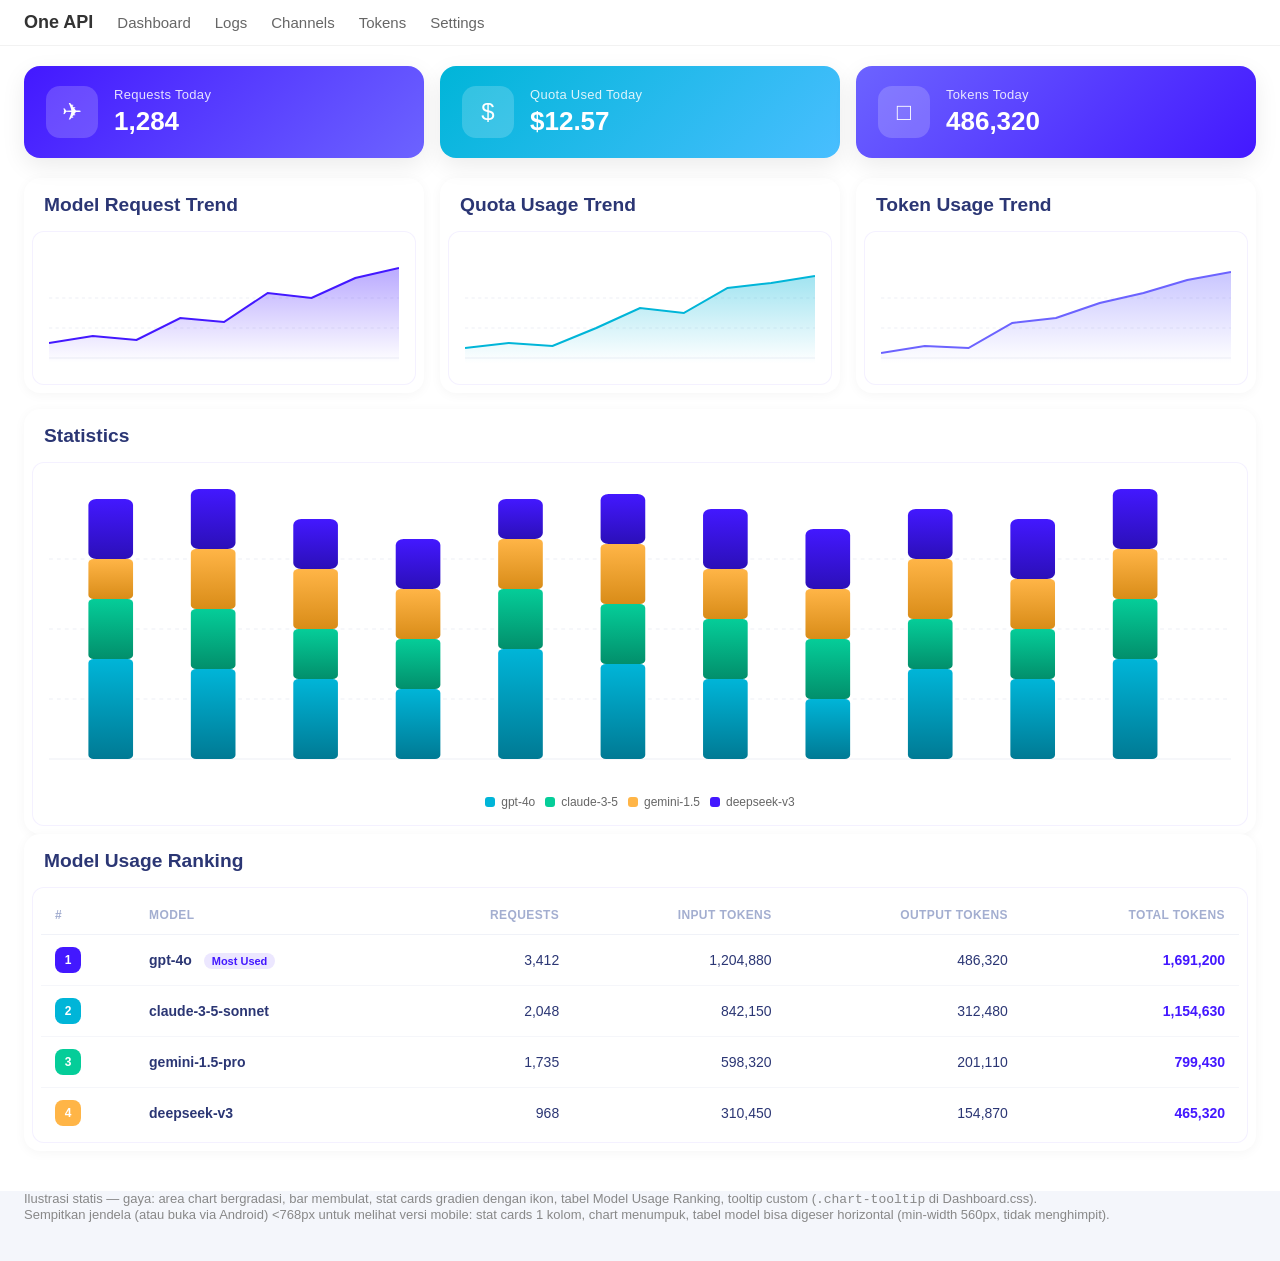
<file: dashboard-preview.html>
<!DOCTYPE html>
<html lang="en">
<head>
<meta charset="UTF-8">
<meta name="viewport" content="width=device-width, initial-scale=1.0">
<title>Dashboard Preview — OneAPI (Modified)</title>
<style>
  * { box-sizing: border-box; margin: 0; padding: 0; }
  html { overflow-x: hidden; }
  body {
    font-family: -apple-system, 'Segoe UI', Roboto, Helvetica, Arial, sans-serif;
    background: #f4f6fb;
    color: #2B3674;
    overflow-x: hidden;
  }

  /* top nav mock */
  .nav {
    background: #fff;
    border-bottom: 1px solid rgba(0,0,0,0.05);
    box-shadow: rgba(0, 0, 0, 0.04) 0px 2px 12px 0px;
    padding: 12px 24px;
    display: flex;
    align-items: center;
    gap: 24px;
    font-size: 15px;
    color: #666;
  }
  .nav .logo { font-weight: 600; color: #333; font-size: 18px; }
  .nav a { color: #666; text-decoration: none; font-weight: 400; }
  .nav a:hover { color: #4318FF; }

  /* dashboard container (from Dashboard.css) */
  .dashboard-container {
    padding: 20px 24px 40px;
    background-color: #ffffff;
    max-width: 1600px;
    margin: 0 auto;
  }

  /* stat cards */
  .stat-cards {
    display: grid;
    grid-template-columns: repeat(3, 1fr);
    gap: 1rem;
    margin-bottom: 1.25rem;
  }
  .stat-card-modern {
    display: flex;
    align-items: center;
    gap: 16px;
    padding: 20px 22px;
    border-radius: 16px;
    color: #fff;
    box-shadow: 0 8px 24px rgba(0, 0, 0, 0.08);
    transition: transform 0.2s ease, box-shadow 0.2s ease;
    position: relative;
    overflow: hidden;
  }
  .stat-card-modern:hover {
    transform: translateY(-4px);
    box-shadow: 0 12px 32px rgba(0, 0, 0, 0.14);
  }
  .stat-card-blue  { background: linear-gradient(135deg, #4318FF 0%, #6C63FF 100%); }
  .stat-card-cyan  { background: linear-gradient(135deg, #00B5D8 0%, #49BEFF 100%); }
  .stat-card-purple{ background: linear-gradient(135deg, #6C63FF 0%, #4318FF 100%); }
  .stat-card-icon {
    width: 52px; height: 52px;
    border-radius: 14px;
    background: rgba(255, 255, 255, 0.18);
    display: flex; align-items: center; justify-content: center;
    font-size: 24px; flex-shrink: 0;
  }
  .stat-card-info { display: flex; flex-direction: column; min-width: 0; }
  .stat-card-label { font-size: 13px; font-weight: 500; opacity: 0.85; letter-spacing: 0.3px; margin-bottom: 4px; }
  .stat-card-value {
    font-size: 26px; font-weight: 700; line-height: 1.2;
    font-variant-numeric: tabular-nums; white-space: nowrap;
    overflow: hidden; text-overflow: ellipsis;
  }

  /* charts grid */
  .charts-grid {
    display: grid;
    grid-template-columns: repeat(3, 1fr);
    gap: 1rem;
    margin-bottom: 1rem;
  }
  .chart-card {
    height: 100%;
    background: #fff;
    box-shadow: 0 2px 12px rgba(0, 0, 0, 0.04);
    border: none;
    border-radius: 16px;
    padding: 8px;
  }
  .chart-card .header {
    color: #2B3674;
    font-size: 1.2em;
    margin-bottom: 15px;
    padding: 8px 12px 0;
    font-weight: 600;
  }
  .chart-container {
    margin-top: 2px;
    padding: 16px;
    background-color: white;
    border-radius: 12px;
    border: 1px solid rgba(67, 24, 255, 0.06);
  }
  .chart-container svg { width: 100%; height: 120px; display: block; }
  .chart-container svg.bar-svg { height: 300px; }

  /* legend */
  .legend { display: flex; flex-wrap: wrap; gap: 10px; justify-content: center; padding-top: 16px; font-size: 12px; color: #666; }
  .legend span { display: inline-flex; align-items: center; gap: 6px; }
  .legend i { width: 10px; height: 10px; border-radius: 3px; display: inline-block; }

  /* model ranking table */
  .model-ranking { overflow-x: auto; padding: 8px 8px 4px; }
  .model-table { width: 100%; border-collapse: collapse; }
  .model-table thead th {
    font-size: 12px; text-transform: uppercase; letter-spacing: 0.4px;
    color: #A3AED0; font-weight: 600; border-bottom: 1px solid #f0f2f8;
    text-align: right; padding: 12px 14px;
  }
  .model-table thead th:first-child, .model-table tbody td:first-child { text-align: left; }
  .model-table thead th:nth-child(2), .model-table tbody td:nth-child(2) { text-align: left; }
  .model-table tbody td {
    border-top: 1px solid #f5f6fa; padding: 12px 14px;
    font-size: 14px; color: #2B3674; text-align: right;
  }
  .model-table tbody tr { transition: background 0.15s ease; }
  .model-table tbody tr:hover { background: rgba(67, 24, 255, 0.04); }
  .model-rank {
    display: inline-flex; align-items: center; justify-content: center;
    width: 26px; height: 26px; border-radius: 8px; color: #fff;
    font-size: 12px; font-weight: 700;
  }
  .model-name { font-weight: 600; color: #2B3674; }
  .model-badge {
    margin-left: 8px; font-size: 11px; font-weight: 600; color: #4318FF;
    background: rgba(67, 24, 255, 0.1); padding: 2px 8px; border-radius: 20px;
  }
  .model-total { font-weight: 700; color: #4318FF; }

  @media (max-width: 900px) {
    .stat-cards, .charts-grid { grid-template-columns: 1fr; }
  }

  /* mobile fix (mirror Dashboard.css ≤768px) */
  @media (max-width: 768px) {
    .nav { padding: 10px 14px; gap: 14px; font-size: 14px; overflow-x: auto; -webkit-overflow-scrolling: touch; }

    .dashboard-container {
      padding: 12px 14px 32px;
      max-width: 100%;
    }

    .stat-cards { grid-template-columns: 1fr; gap: 0.75rem; margin-bottom: 1rem; }
    .stat-card-modern { padding: 14px 16px; gap: 12px; border-radius: 14px; }
    .stat-card-icon { width: 42px; height: 42px; border-radius: 12px; font-size: 19px; }
    .stat-card-label { font-size: 12px; margin-bottom: 3px; }
    .stat-card-value { font-size: 20px; }

    .charts-grid { grid-template-columns: 1fr; gap: 0.75rem; }
    .chart-card { border-radius: 12px; padding: 4px; }
    .chart-card .header { font-size: 1.05em; margin-bottom: 10px; padding: 8px 8px 0; }
    .chart-container { padding: 10px; border-radius: 10px; }

    .model-ranking { padding: 4px 0; -webkit-overflow-scrolling: touch; }
    .model-table { min-width: 560px; }
    .model-table tbody td { padding: 10px 10px; }
    .model-table thead th { padding: 10px 10px; }
  }

  /* footer note */
  .note { max-width: 1600px; margin: 0 auto 40px; padding: 0 24px; font-size: 13px; color: #888; }
</style>
</head>
<body>

<!-- top nav mock -->
<div class="nav">
  <span class="logo">One API</span>
  <a href="#">Dashboard</a>
  <a href="#">Logs</a>
  <a href="#">Channels</a>
  <a href="#">Tokens</a>
  <a href="#">Settings</a>
</div>

<div class="dashboard-container">

  <!-- stat cards -->
  <div class="stat-cards">
    <div class="stat-card-modern stat-card-blue">
      <div class="stat-card-icon">&#9992;</div>
      <div class="stat-card-info">
        <div class="stat-card-label">Requests Today</div>
        <div class="stat-card-value">1,284</div>
      </div>
    </div>
    <div class="stat-card-modern stat-card-cyan">
      <div class="stat-card-icon">&#36;</div>
      <div class="stat-card-info">
        <div class="stat-card-label">Quota Used Today</div>
        <div class="stat-card-value">$12.57</div>
      </div>
    </div>
    <div class="stat-card-modern stat-card-purple">
      <div class="stat-card-icon">&#9633;</div>
      <div class="stat-card-info">
        <div class="stat-card-label">Tokens Today</div>
        <div class="stat-card-value">486,320</div>
      </div>
    </div>
  </div>

  <!-- 3 area charts -->
  <div class="charts-grid">

    <!-- requests -->
    <div class="chart-card">
      <div class="header">Model Request Trend</div>
      <div class="chart-container">
        <svg viewBox="0 0 320 120" preserveAspectRatio="none">
          <defs>
            <linearGradient id="g1" x1="0" y1="0" x2="0" y2="1">
              <stop offset="5%" stop-color="#4318FF" stop-opacity="0.35"/>
              <stop offset="95%" stop-color="#4318FF" stop-opacity="0"/>
            </linearGradient>
          </defs>
          <line x1="0" y1="110" x2="320" y2="110" stroke="#eef0f6" stroke-width="1"/>
          <line x1="0" y1="80" x2="320" y2="80" stroke="#eef0f6" stroke-width="1" stroke-dasharray="3 3"/>
          <line x1="0" y1="50" x2="320" y2="50" stroke="#eef0f6" stroke-width="1" stroke-dasharray="3 3"/>
          <path d="M0,95 L40,88 L80,92 L120,70 L160,74 L200,45 L240,50 L280,30 L320,20 L320,120 L0,120 Z" fill="url(#g1)"/>
          <path d="M0,95 L40,88 L80,92 L120,70 L160,74 L200,45 L240,50 L280,30 L320,20" fill="none" stroke="#4318FF" stroke-width="2"/>
        </svg>
      </div>
    </div>

    <!-- quota -->
    <div class="chart-card">
      <div class="header">Quota Usage Trend</div>
      <div class="chart-container">
        <svg viewBox="0 0 320 120" preserveAspectRatio="none">
          <defs>
            <linearGradient id="g2" x1="0" y1="0" x2="0" y2="1">
              <stop offset="5%" stop-color="#00B5D8" stop-opacity="0.35"/>
              <stop offset="95%" stop-color="#00B5D8" stop-opacity="0"/>
            </linearGradient>
          </defs>
          <line x1="0" y1="110" x2="320" y2="110" stroke="#eef0f6" stroke-width="1"/>
          <line x1="0" y1="80" x2="320" y2="80" stroke="#eef0f6" stroke-width="1" stroke-dasharray="3 3"/>
          <line x1="0" y1="50" x2="320" y2="50" stroke="#eef0f6" stroke-width="1" stroke-dasharray="3 3"/>
          <path d="M0,100 L40,95 L80,98 L120,80 L160,60 L200,65 L240,40 L280,35 L320,28 L320,120 L0,120 Z" fill="url(#g2)"/>
          <path d="M0,100 L40,95 L80,98 L120,80 L160,60 L200,65 L240,40 L280,35 L320,28" fill="none" stroke="#00B5D8" stroke-width="2"/>
        </svg>
      </div>
    </div>

    <!-- tokens -->
    <div class="chart-card">
      <div class="header">Token Usage Trend</div>
      <div class="chart-container">
        <svg viewBox="0 0 320 120" preserveAspectRatio="none">
          <defs>
            <linearGradient id="g3" x1="0" y1="0" x2="0" y2="1">
              <stop offset="5%" stop-color="#6C63FF" stop-opacity="0.35"/>
              <stop offset="95%" stop-color="#6C63FF" stop-opacity="0"/>
            </linearGradient>
          </defs>
          <line x1="0" y1="110" x2="320" y2="110" stroke="#eef0f6" stroke-width="1"/>
          <line x1="0" y1="80" x2="320" y2="80" stroke="#eef0f6" stroke-width="1" stroke-dasharray="3 3"/>
          <line x1="0" y1="50" x2="320" y2="50" stroke="#eef0f6" stroke-width="1" stroke-dasharray="3 3"/>
          <path d="M0,105 L40,98 L80,100 L120,75 L160,70 L200,55 L240,45 L280,32 L320,24 L320,120 L0,120 Z" fill="url(#g3)"/>
          <path d="M0,105 L40,98 L80,100 L120,75 L160,70 L200,55 L240,45 L280,32 L320,24" fill="none" stroke="#6C63FF" stroke-width="2"/>
        </svg>
      </div>
    </div>
  </div>

  <!-- stacked bar chart -->
  <div class="chart-card">
    <div class="header">Statistics</div>
    <div class="chart-container">
      <svg viewBox="0 0 900 300" preserveAspectRatio="none" class="bar-svg">
        <defs>
          <linearGradient id="barBlue" x1="0" y1="0" x2="0" y2="1"><stop offset="0%" stop-color="#4318FF"/><stop offset="100%" stop-color="#2b0fb8"/></linearGradient>
          <linearGradient id="barCyan" x1="0" y1="0" x2="0" y2="1"><stop offset="0%" stop-color="#00B5D8"/><stop offset="100%" stop-color="#007a94"/></linearGradient>
          <linearGradient id="barGreen" x1="0" y1="0" x2="0" y2="1"><stop offset="0%" stop-color="#05CD99"/><stop offset="100%" stop-color="#028f6b"/></linearGradient>
          <linearGradient id="barOrange" x1="0" y1="0" x2="0" y2="1"><stop offset="0%" stop-color="#FFB547"/><stop offset="100%" stop-color="#d98c18"/></linearGradient>
        </defs>
        <line x1="0" y1="280" x2="900" y2="280" stroke="#eef0f6" stroke-width="1"/>
        <line x1="0" y1="220" x2="900" y2="220" stroke="#eef0f6" stroke-width="1" stroke-dasharray="3 3"/>
        <line x1="0" y1="150" x2="900" y2="150" stroke="#eef0f6" stroke-width="1" stroke-dasharray="3 3"/>
        <line x1="0" y1="80" x2="900" y2="80" stroke="#eef0f6" stroke-width="1" stroke-dasharray="3 3"/>
        <!-- stacked bars per day: [cyan, green, orange, blue] -->
        <g>
          <rect x="30"  y="180" width="34" height="100" fill="url(#barCyan)" rx="4"/>
          <rect x="30"  y="120" width="34" height="60"  fill="url(#barGreen)" rx="4"/>
          <rect x="30"  y="80"  width="34" height="40"  fill="url(#barOrange)" rx="4"/>
          <rect x="30"  y="20"  width="34" height="60"  fill="url(#barBlue)" rx="6"/>
        </g>
        <g>
          <rect x="108" y="190" width="34" height="90"  fill="url(#barCyan)" rx="4"/>
          <rect x="108" y="130" width="34" height="60"  fill="url(#barGreen)" rx="4"/>
          <rect x="108" y="70"  width="34" height="60"  fill="url(#barOrange)" rx="4"/>
          <rect x="108" y="10"  width="34" height="60"  fill="url(#barBlue)" rx="6"/>
        </g>
        <g>
          <rect x="186" y="200" width="34" height="80"  fill="url(#barCyan)" rx="4"/>
          <rect x="186" y="150" width="34" height="50"  fill="url(#barGreen)" rx="4"/>
          <rect x="186" y="90"  width="34" height="60"  fill="url(#barOrange)" rx="4"/>
          <rect x="186" y="40"  width="34" height="50"  fill="url(#barBlue)" rx="6"/>
        </g>
        <g>
          <rect x="264" y="210" width="34" height="70"  fill="url(#barCyan)" rx="4"/>
          <rect x="264" y="160" width="34" height="50"  fill="url(#barGreen)" rx="4"/>
          <rect x="264" y="110" width="34" height="50"  fill="url(#barOrange)" rx="4"/>
          <rect x="264" y="60"  width="34" height="50"  fill="url(#barBlue)" rx="6"/>
        </g>
        <g>
          <rect x="342" y="170" width="34" height="110" fill="url(#barCyan)" rx="4"/>
          <rect x="342" y="110" width="34" height="60"  fill="url(#barGreen)" rx="4"/>
          <rect x="342" y="60"  width="34" height="50"  fill="url(#barOrange)" rx="4"/>
          <rect x="342" y="20"  width="34" height="40"  fill="url(#barBlue)" rx="6"/>
        </g>
        <g>
          <rect x="420" y="185" width="34" height="95"  fill="url(#barCyan)" rx="4"/>
          <rect x="420" y="125" width="34" height="60"  fill="url(#barGreen)" rx="4"/>
          <rect x="420" y="65"  width="34" height="60"  fill="url(#barOrange)" rx="4"/>
          <rect x="420" y="15"  width="34" height="50"  fill="url(#barBlue)" rx="6"/>
        </g>
        <g>
          <rect x="498" y="200" width="34" height="80"  fill="url(#barCyan)" rx="4"/>
          <rect x="498" y="140" width="34" height="60"  fill="url(#barGreen)" rx="4"/>
          <rect x="498" y="90"  width="34" height="50"  fill="url(#barOrange)" rx="4"/>
          <rect x="498" y="30"  width="34" height="60"  fill="url(#barBlue)" rx="6"/>
        </g>
        <g>
          <rect x="576" y="220" width="34" height="60"  fill="url(#barCyan)" rx="4"/>
          <rect x="576" y="160" width="34" height="60"  fill="url(#barGreen)" rx="4"/>
          <rect x="576" y="110" width="34" height="50"  fill="url(#barOrange)" rx="4"/>
          <rect x="576" y="50"  width="34" height="60"  fill="url(#barBlue)" rx="6"/>
        </g>
        <g>
          <rect x="654" y="190" width="34" height="90"  fill="url(#barCyan)" rx="4"/>
          <rect x="654" y="140" width="34" height="50"  fill="url(#barGreen)" rx="4"/>
          <rect x="654" y="80"  width="34" height="60"  fill="url(#barOrange)" rx="4"/>
          <rect x="654" y="30"  width="34" height="50"  fill="url(#barBlue)" rx="6"/>
        </g>
        <g>
          <rect x="732" y="200" width="34" height="80"  fill="url(#barCyan)" rx="4"/>
          <rect x="732" y="150" width="34" height="50"  fill="url(#barGreen)" rx="4"/>
          <rect x="732" y="100" width="34" height="50"  fill="url(#barOrange)" rx="4"/>
          <rect x="732" y="40"  width="34" height="60"  fill="url(#barBlue)" rx="6"/>
        </g>
        <g>
          <rect x="810" y="180" width="34" height="100" fill="url(#barCyan)" rx="4"/>
          <rect x="810" y="120" width="34" height="60"  fill="url(#barGreen)" rx="4"/>
          <rect x="810" y="70"  width="34" height="50"  fill="url(#barOrange)" rx="4"/>
          <rect x="810" y="10"  width="34" height="60"  fill="url(#barBlue)" rx="6"/>
        </g>
      </svg>
      <div class="legend">
        <span><i style="background:#00B5D8"></i>gpt-4o</span>
        <span><i style="background:#05CD99"></i>claude-3-5</span>
        <span><i style="background:#FFB547"></i>gemini-1.5</span>
        <span><i style="background:#4318FF"></i>deepseek-v3</span>
      </div>
    </div>
  </div>

  <!-- model usage ranking -->
  <div class="chart-card">
    <div class="header">Model Usage Ranking</div>
    <div class="chart-container model-ranking">
      <table class="model-table">
        <thead>
          <tr>
            <th>#</th>
            <th>Model</th>
            <th>Requests</th>
            <th>Input Tokens</th>
            <th>Output Tokens</th>
            <th>Total Tokens</th>
          </tr>
        </thead>
        <tbody>
          <tr>
            <td><span class="model-rank" style="background:#4318FF">1</span></td>
            <td><span class="model-name">gpt-4o</span> <span class="model-badge">Most Used</span></td>
            <td>3,412</td>
            <td>1,204,880</td>
            <td>486,320</td>
            <td><span class="model-total">1,691,200</span></td>
          </tr>
          <tr>
            <td><span class="model-rank" style="background:#00B5D8">2</span></td>
            <td><span class="model-name">claude-3-5-sonnet</span></td>
            <td>2,048</td>
            <td>842,150</td>
            <td>312,480</td>
            <td><span class="model-total">1,154,630</span></td>
          </tr>
          <tr>
            <td><span class="model-rank" style="background:#05CD99">3</span></td>
            <td><span class="model-name">gemini-1.5-pro</span></td>
            <td>1,735</td>
            <td>598,320</td>
            <td>201,110</td>
            <td><span class="model-total">799,430</span></td>
          </tr>
          <tr>
            <td><span class="model-rank" style="background:#FFB547">4</span></td>
            <td><span class="model-name">deepseek-v3</span></td>
            <td>968</td>
            <td>310,450</td>
            <td>154,870</td>
            <td><span class="model-total">465,320</span></td>
          </tr>
        </tbody>
      </table>
    </div>
  </div>

</div>

<div class="note">
  Ilustrasi statis — gaya: area chart bergradasi, bar membulat, stat cards gradien dengan ikon, tabel Model Usage Ranking, tooltip custom (<code>.chart-tooltip</code> di Dashboard.css).
  <br>Sempitkan jendela (atau buka via Android) &lt;768px untuk melihat versi mobile: stat cards 1 kolom, chart menumpuk, tabel model bisa digeser horizontal (min-width 560px, tidak menghimpit).
</div>

</body>
</html>
</file>
